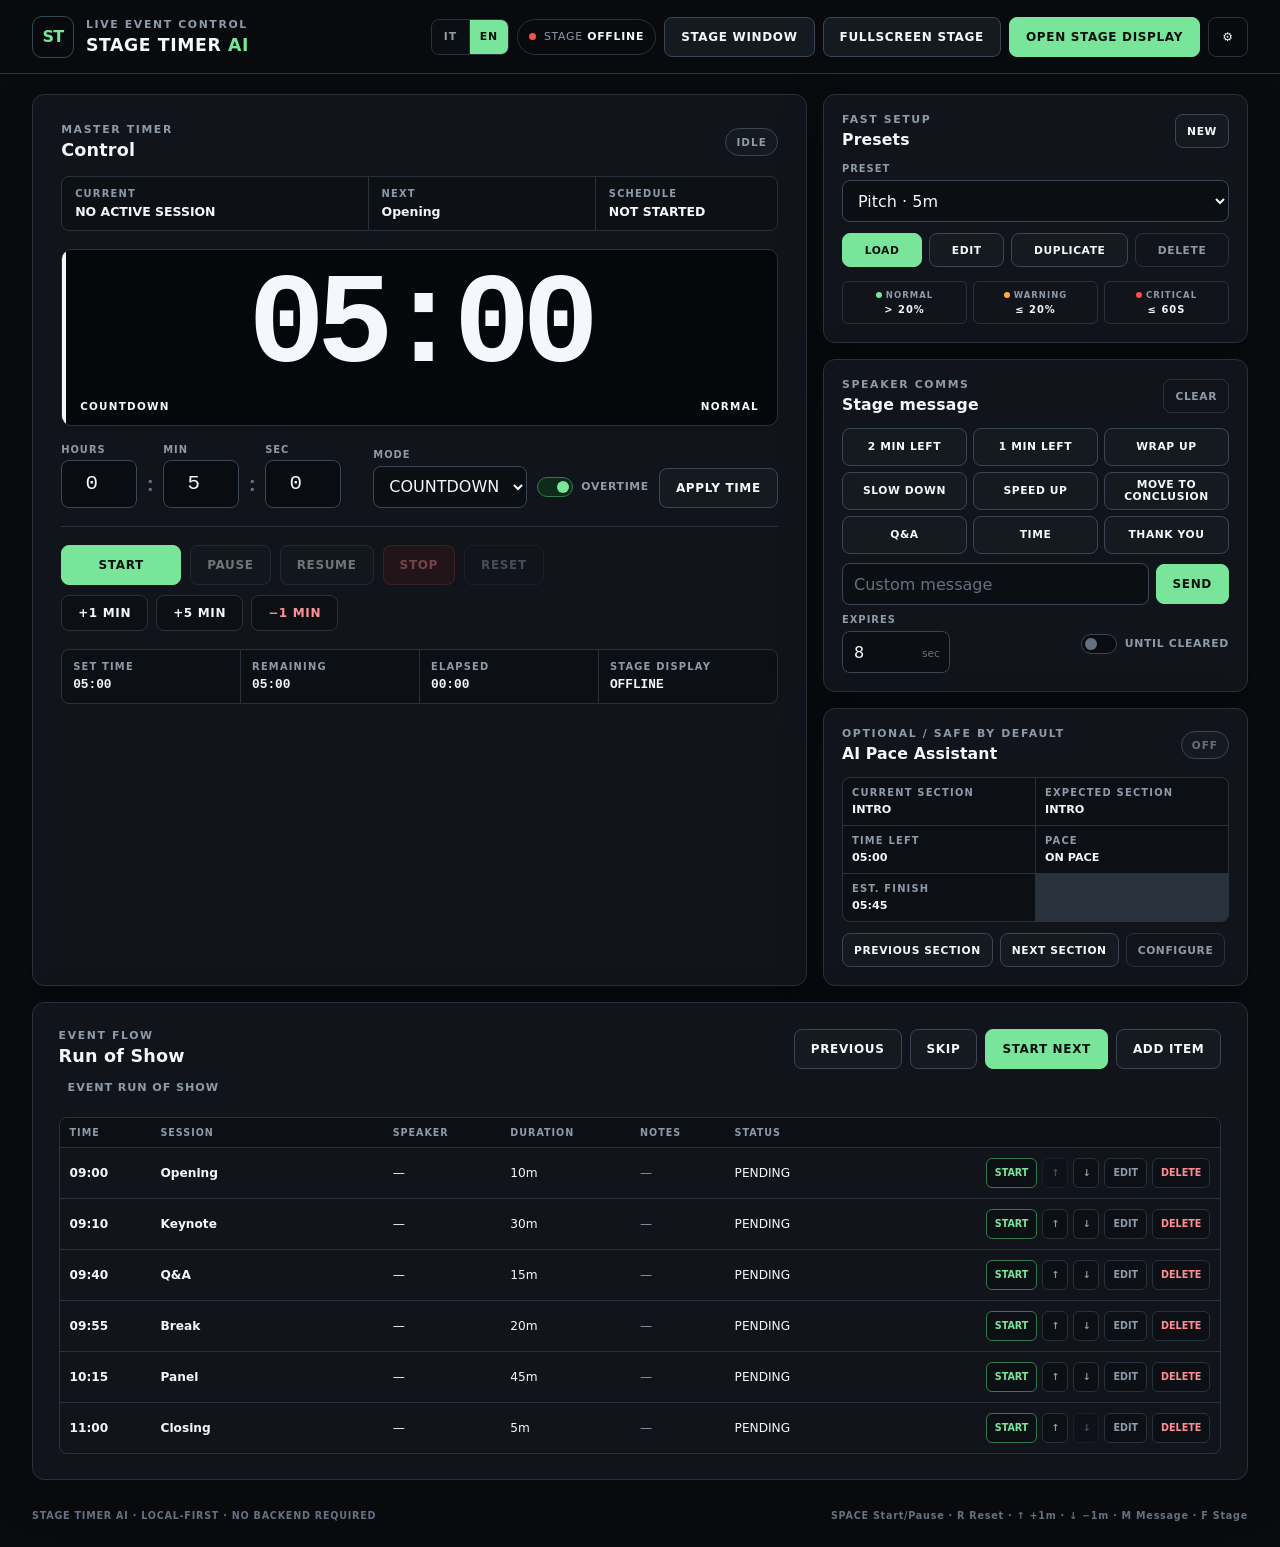
<file: index.html>
<!doctype html>
<html lang="en">
<head>
  <meta charset="utf-8">
  <meta name="viewport" content="width=device-width, initial-scale=1, viewport-fit=cover">
  <meta name="theme-color" content="#090b0f">
  <meta name="description" content="STAGE TIMER AI — professional live event timer control.">
  <title>STAGE TIMER AI — Control</title>
  <link rel="icon" href="assets/favicon.svg" type="image/svg+xml">
  <link rel="stylesheet" href="css/app.css">
  <script defer src="js/core.js"></script>
  <script defer src="js/i18n.js"></script>
  <script defer src="js/store.js"></script>
  <script defer src="js/sync.js"></script>
  <script defer src="js/integrations.js"></script>
  <script defer src="js/control.js"></script>
</head>
<body class="control-page">
  <header class="topbar">
    <div class="brand-block">
      <div class="brand-mark" aria-hidden="true">ST</div>
      <div>
        <p class="eyebrow" data-i18n="top.liveEventControl">LIVE EVENT CONTROL</p>
        <h1>STAGE TIMER <span>AI</span></h1>
      </div>
    </div>
    <div class="topbar-actions">
      <div class="language-switch" role="group" data-i18n-aria="language.label" aria-label="Language">
        <button type="button" data-language="it" aria-pressed="false">IT</button>
        <button type="button" data-language="en" aria-pressed="true">EN</button>
      </div>
      <div class="connection-pill" id="stageConnectionPill" data-status="offline">
        <span class="status-dot"></span>
        <span><em class="connection-label" data-i18n="top.stageLabel">STAGE</em> <strong id="stageConnectionText">OFFLINE</strong></span>
      </div>
      <button class="button button-secondary" id="openStageWindowButton" type="button" data-i18n="top.stageWindow">STAGE WINDOW</button>
      <button class="button button-secondary" id="openFullscreenStageTopButton" type="button" data-i18n="top.fullscreenStage">FULLSCREEN STAGE</button>
      <button class="button button-primary" id="openStageButton" type="button" data-i18n="top.openStage">OPEN STAGE DISPLAY</button>
      <button class="icon-button" id="settingsButton" type="button" data-i18n-aria="top.openSettings" data-i18n-title="settings.title" aria-label="Open settings" title="Settings">⚙</button>
    </div>
  </header>

  <main class="control-layout">
    <section class="panel timer-panel" aria-labelledby="timerPanelTitle">
      <div class="panel-heading">
        <div>
          <p class="eyebrow" data-i18n="timer.master">MASTER TIMER</p>
          <h2 id="timerPanelTitle" data-i18n="timer.control">Control</h2>
        </div>
        <div class="status-badge" id="timerStatusBadge" data-status="idle">IDLE</div>
      </div>

      <div class="session-strip">
        <div><span data-i18n="timer.current">CURRENT</span><strong id="currentSessionLabel">NO ACTIVE SESSION</strong></div>
        <div><span data-i18n="timer.next">NEXT</span><strong id="nextSessionLabel">—</strong></div>
        <div><span data-i18n="timer.schedule">SCHEDULE</span><strong id="scheduleVarianceLabel">NOT STARTED</strong></div>
      </div>

      <div class="timer-readout-wrap" id="timerReadoutWrap" data-band="normal">
        <div class="timer-readout" id="timerReadout" aria-live="off">05:00</div>
        <div class="timer-meta"><span id="timerModeLabel">COUNTDOWN</span><span id="timerBandLabel">NORMAL</span></div>
      </div>

      <div class="time-setup-row">
        <div class="time-input-group" data-i18n-aria="timer.adjustDuration" aria-label="Set timer duration">
          <label><span data-i18n="timer.hours">HOURS</span><input id="hoursInput" type="number" inputmode="numeric" min="0" max="99" value="0"></label>
          <b>:</b>
          <label><span data-i18n="timer.minutesShort">MIN</span><input id="minutesInput" type="number" inputmode="numeric" min="0" max="59" value="5"></label>
          <b>:</b>
          <label><span data-i18n="timer.secondsShort">SEC</span><input id="secondsInput" type="number" inputmode="numeric" min="0" max="59" value="0"></label>
        </div>
        <div class="timer-options">
          <label class="field compact-field"><span data-i18n="timer.mode">MODE</span>
            <select id="modeSelect"><option value="countdown" data-i18n="mode.countdown">COUNTDOWN</option><option value="countup" data-i18n="mode.countup">COUNT-UP</option></select>
          </label>
          <label class="switch-field"><input id="overtimeToggle" type="checkbox" checked><span class="switch-ui"></span><span data-i18n="timer.overtime">OVERTIME</span></label>
          <button class="button button-secondary" id="applyTimeButton" type="button" data-i18n="timer.applyTime">APPLY TIME</button>
        </div>
      </div>

      <div class="transport-controls" role="group" data-i18n-aria="timer.controls" aria-label="Timer controls">
        <button class="button button-start" id="startButton" type="button" data-i18n="timer.start">START</button>
        <button class="button button-secondary" id="pauseButton" type="button" data-i18n="timer.pause">PAUSE</button>
        <button class="button button-secondary" id="resumeButton" type="button" data-i18n="timer.resume">RESUME</button>
        <button class="button button-stop" id="stopButton" type="button" data-i18n="timer.stop">STOP</button>
        <button class="button button-ghost" id="resetButton" type="button" data-i18n="timer.reset">RESET</button>
      </div>

      <div class="adjust-controls" role="group" data-i18n-aria="timer.adjustDuration" aria-label="Adjust timer duration">
        <button class="button button-adjust" data-adjust="60000" type="button" data-i18n="timer.plusOne">+1 MIN</button>
        <button class="button button-adjust" data-adjust="300000" type="button" data-i18n="timer.plusFive">+5 MIN</button>
        <button class="button button-adjust danger" data-adjust="-60000" type="button" data-i18n="timer.minusOne">−1 MIN</button>
      </div>

      <div class="live-stats">
        <div><span data-i18n="timer.setTime">SET TIME</span><strong id="setTimeLabel">05:00</strong></div>
        <div><span data-i18n="timer.remaining">REMAINING</span><strong id="remainingTimeLabel">05:00</strong></div>
        <div><span data-i18n="timer.elapsed">ELAPSED</span><strong id="elapsedTimeLabel">00:00</strong></div>
        <div><span data-i18n="timer.stageDisplay">STAGE DISPLAY</span><strong id="stageStateLabel">OFFLINE</strong></div>
      </div>
    </section>

    <aside class="side-stack">
      <section class="panel preset-panel" aria-labelledby="presetTitle">
        <div class="panel-heading small-heading">
          <div><p class="eyebrow" data-i18n="preset.fastSetup">FAST SETUP</p><h2 id="presetTitle" data-i18n="preset.title">Presets</h2></div>
          <button class="button button-small button-secondary" id="newPresetButton" type="button" data-i18n="preset.new">NEW</button>
        </div>
        <label class="field"><span data-i18n="preset.preset">PRESET</span><select id="presetSelect"></select></label>
        <div class="button-row four-up">
          <button class="button button-small button-primary" id="loadPresetButton" type="button" data-i18n="preset.load">LOAD</button>
          <button class="button button-small button-secondary" id="editPresetButton" type="button" data-i18n="preset.edit">EDIT</button>
          <button class="button button-small button-secondary" id="duplicatePresetButton" type="button" data-i18n="preset.duplicate">DUPLICATE</button>
          <button class="button button-small button-ghost" id="deletePresetButton" type="button" data-i18n="preset.delete">DELETE</button>
        </div>
        <div class="threshold-summary">
          <span><i class="swatch normal"></i><em class="threshold-label" data-i18n="band.normal">NORMAL</em><b id="normalThresholdText">&gt; 20%</b></span>
          <span><i class="swatch warning"></i><em class="threshold-label" data-i18n="band.warning">WARNING</em><b id="warningThresholdText">≤ 20%</b></span>
          <span><i class="swatch critical"></i><em class="threshold-label" data-i18n="band.critical">CRITICAL</em><b id="criticalThresholdText">≤ 60s</b></span>
        </div>
      </section>

      <section class="panel message-panel" aria-labelledby="messageTitle">
        <div class="panel-heading small-heading">
          <div><p class="eyebrow" data-i18n="message.speakerComms">SPEAKER COMMS</p><h2 id="messageTitle" data-i18n="message.stageMessage">Stage message</h2></div>
          <button class="button button-small button-ghost" id="clearMessageButton" type="button" data-i18n="message.clear">CLEAR</button>
        </div>
        <div class="message-grid" id="messageGrid"></div>
        <div class="custom-message-row">
          <input id="customMessageInput" type="text" maxlength="80" data-i18n-placeholder="message.custom" data-i18n-aria="message.customAria" placeholder="Custom message" aria-label="Custom stage message">
          <button class="button button-primary" id="sendCustomMessageButton" type="button" data-i18n="message.send">SEND</button>
        </div>
        <div class="message-options">
          <label class="field compact-field"><span data-i18n="message.expires">EXPIRES</span><input id="messageSecondsInput" type="number" min="1" max="3600" value="8"><em data-i18n="message.seconds">sec</em></label>
          <label class="switch-field"><input id="messageStickyToggle" type="checkbox"><span class="switch-ui"></span><span data-i18n="message.untilCleared">UNTIL CLEARED</span></label>
        </div>
        <div class="active-message" id="activeMessageBox" hidden><span data-i18n="message.onStage">ON STAGE</span><strong id="activeMessageText">—</strong></div>
      </section>

      <section class="panel ai-panel" aria-labelledby="aiTitle">
        <div class="panel-heading small-heading">
          <div><p class="eyebrow" data-i18n="ai.optionalSafe">OPTIONAL / SAFE BY DEFAULT</p><h2 id="aiTitle" data-i18n="ai.title">AI Pace Assistant</h2></div>
          <span class="status-badge muted" id="aiModeBadge">OFF</span>
        </div>
        <div class="ai-metrics">
          <div><span data-i18n="ai.currentSection">CURRENT SECTION</span><strong id="aiCurrentSection">INTRO</strong></div>
          <div><span data-i18n="ai.expectedSection">EXPECTED SECTION</span><strong id="aiExpectedSection">INTRO</strong></div>
          <div><span data-i18n="ai.timeLeft">TIME LEFT</span><strong id="aiTimeLeft">05:00</strong></div>
          <div><span data-i18n="ai.pace">PACE</span><strong id="aiPace">ON PACE</strong></div>
          <div><span data-i18n="ai.estimatedFinish">EST. FINISH</span><strong id="aiEstimatedFinish">—</strong></div>
        </div>
        <div class="ai-suggestion" id="aiSuggestionBox" hidden>
          <span data-i18n="ai.suggestedMessage">SUGGESTED MESSAGE</span><strong id="aiSuggestionText">—</strong>
          <button class="button button-small button-primary" id="sendAiSuggestionButton" type="button" data-i18n="message.send">SEND</button>
        </div>
        <div class="button-row">
          <button class="button button-small button-secondary" id="previousAiSectionButton" type="button" data-i18n="ai.previousSection">PREVIOUS SECTION</button>
          <button class="button button-small button-secondary" id="nextAiSectionButton" type="button" data-i18n="ai.nextSection">NEXT SECTION</button>
          <button class="button button-small button-ghost" id="configureAiButton" type="button" data-i18n="ai.configure">CONFIGURE</button>
        </div>
      </section>
    </aside>

    <section class="panel ros-panel" aria-labelledby="rosTitle">
      <div class="panel-heading ros-heading">
        <div><p class="eyebrow" data-i18n="ros.eventFlow">EVENT FLOW</p><h2 id="rosTitle" data-i18n="ros.title">Run of Show</h2><input id="runOfShowTitleInput" class="inline-title-input" type="text" maxlength="80" value="EVENT RUN OF SHOW" data-i18n-aria="ros.titleAria" aria-label="Run of Show title"></div>
        <div class="ros-actions">
          <button class="button button-secondary" id="previousSessionButton" type="button" data-i18n="ros.previous">PREVIOUS</button>
          <button class="button button-secondary" id="skipSessionButton" type="button" data-i18n="ros.skip">SKIP</button>
          <button class="button button-primary" id="nextSessionButton" type="button" data-i18n="ros.startNext">START NEXT</button>
          <button class="button button-secondary" id="addRunItemButton" type="button" data-i18n="ros.addItem">ADD ITEM</button>
        </div>
      </div>
      <div class="ros-table-wrap">
        <table class="ros-table"><thead><tr><th data-i18n="ros.time">TIME</th><th data-i18n="ros.session">SESSION</th><th data-i18n="ros.speaker">SPEAKER</th><th data-i18n="ros.duration">DURATION</th><th data-i18n="ros.notes">NOTES</th><th data-i18n="ros.status">STATUS</th><th><span class="sr-only" data-i18n="ros.actions">Actions</span></th></tr></thead><tbody id="runOfShowBody"></tbody></table>
      </div>
      <div class="mobile-ros-list" id="mobileRunOfShowList"></div>
    </section>
  </main>

  <footer class="app-footer"><span data-i18n="footer.localFirst">STAGE TIMER AI · LOCAL-FIRST · NO BACKEND REQUIRED</span><span class="shortcut-hint" data-i18n="footer.shortcuts">SPACE Start/Pause · R Reset · ↑ +1m · ↓ −1m · M Message · F Stage</span></footer>

  <dialog id="presetDialog" class="app-dialog">
    <form method="dialog" id="presetForm">
      <div class="dialog-heading"><div><p class="eyebrow" data-i18n="preset.preset">PRESET</p><h2 id="presetDialogTitle">New preset</h2></div><button class="dialog-close" value="cancel" formnovalidate data-i18n-aria="settings.close" aria-label="Close">×</button></div>
      <input id="presetIdInput" type="hidden">
      <label class="field"><span data-i18n="preset.name">NAME</span><input id="presetNameInput" type="text" maxlength="40" required></label>
      <div class="form-grid three">
        <label class="field"><span data-i18n="timer.hours">HOURS</span><input id="presetHoursInput" type="number" min="0" max="99" value="0"></label>
        <label class="field"><span data-i18n="preset.minutes">MINUTES</span><input id="presetMinutesInput" type="number" min="0" max="59" value="5"></label>
        <label class="field"><span data-i18n="preset.seconds">SECONDS</span><input id="presetSecondsInput" type="number" min="0" max="59" value="0"></label>
      </div>
      <div class="form-grid two">
        <label class="field"><span data-i18n="timer.mode">MODE</span><select id="presetModeInput"><option value="countdown" data-i18n="mode.countdown">COUNTDOWN</option><option value="countup" data-i18n="mode.countup">COUNT-UP</option></select></label>
        <label class="switch-field dialog-switch"><input id="presetOvertimeInput" type="checkbox" checked><span class="switch-ui"></span><span data-i18n="preset.overtimeEnabled">OVERTIME ENABLED</span></label>
      </div>
      <div class="form-grid two">
        <label class="field"><span data-i18n="preset.warningBelow">WARNING BELOW (%)</span><input id="presetWarningInput" type="number" min="1" max="99" value="20"></label>
        <label class="field"><span data-i18n="preset.criticalLastSec">CRITICAL LAST (SEC)</span><input id="presetCriticalInput" type="number" min="1" max="86400" value="60"></label>
      </div>
      <div class="dialog-actions"><button class="button button-ghost" value="cancel" formnovalidate data-i18n="settings.cancel">CANCEL</button><button class="button button-primary" id="savePresetButton" value="default" data-i18n="preset.save">SAVE PRESET</button></div>
    </form>
  </dialog>

  <dialog id="runItemDialog" class="app-dialog">
    <form method="dialog" id="runItemForm">
      <div class="dialog-heading"><div><p class="eyebrow" data-i18n="ros.title">RUN OF SHOW</p><h2 id="runItemDialogTitle">Add item</h2></div><button class="dialog-close" value="cancel" formnovalidate data-i18n-aria="settings.close" aria-label="Close">×</button></div>
      <input id="runItemIdInput" type="hidden">
      <div class="form-grid two"><label class="field"><span data-i18n="ros.plannedTime">PLANNED TIME</span><input id="runItemStartInput" type="time" required></label><label class="field"><span data-i18n="ros.itemTitle">TITLE</span><input id="runItemTitleInput" type="text" maxlength="60" required></label></div>
      <div class="form-grid two"><label class="field"><span data-i18n="ros.speakerOptional">SPEAKER (OPTIONAL)</span><input id="runItemSpeakerInput" type="text" maxlength="60"></label><label class="field"><span data-i18n="ros.durationMinutes">DURATION (MINUTES)</span><input id="runItemDurationInput" type="number" min="1" max="1440" required></label></div>
      <label class="field"><span data-i18n="ros.notes">NOTES</span><textarea id="runItemNotesInput" rows="3" maxlength="240"></textarea></label>
      <div class="dialog-actions"><button class="button button-ghost" value="cancel" formnovalidate data-i18n="settings.cancel">CANCEL</button><button class="button button-primary" id="saveRunItemButton" value="default" data-i18n="ros.saveItem">SAVE ITEM</button></div>
    </form>
  </dialog>

  <dialog id="settingsDialog" class="app-dialog app-dialog-wide">
    <form method="dialog" id="settingsForm">
      <div class="dialog-heading"><div><p class="eyebrow" data-i18n="settings.application">APPLICATION</p><h2 data-i18n="settings.title">Settings</h2></div><button class="dialog-close" value="cancel" formnovalidate data-i18n-aria="settings.close" aria-label="Close">×</button></div>
      <div class="settings-grid">
        <section><h3 data-i18n="settings.timerThresholds">Timer thresholds</h3><label class="field"><span data-i18n="preset.warningBelow">WARNING BELOW (%)</span><input id="settingsWarningInput" type="number" min="1" max="99"></label><label class="field"><span data-i18n="settings.criticalLastSeconds">CRITICAL LAST (SECONDS)</span><input id="settingsCriticalInput" type="number" min="1" max="86400"></label><label class="field"><span data-i18n="settings.normalColor">NORMAL COLOR</span><select id="settingsNormalTone"><option value="white" data-i18n="settings.white">WHITE</option><option value="green" data-i18n="settings.green">GREEN</option></select></label></section>
        <section><h3 data-i18n="settings.stageDisplay">Stage display</h3><label class="switch-field dialog-switch"><input id="settingsSessionInfo" type="checkbox"><span class="switch-ui"></span><span data-i18n="settings.showCurrentNext">SHOW CURRENT / NEXT</span></label><label class="switch-field dialog-switch"><input id="settingsStatusLine" type="checkbox"><span class="switch-ui"></span><span data-i18n="settings.showStatusLine">SHOW STATUS LINE</span></label><label class="switch-field dialog-switch"><input id="settingsAlwaysHours" type="checkbox"><span class="switch-ui"></span><span data-i18n="settings.alwaysShowHours">ALWAYS SHOW HOURS</span></label><button class="button button-secondary full-width" id="openFullscreenStageButton" type="button" data-i18n="settings.openFullscreenStage">OPEN FULLSCREEN STAGE</button></section>
        <section><h3 data-i18n="settings.remoteOptional">Remote Stage (optional)</h3><label class="switch-field dialog-switch"><input id="remoteEnabledInput" type="checkbox"><span class="switch-ui"></span><span data-i18n="settings.enableRealtime">ENABLE EXTERNAL REALTIME</span></label><label class="field"><span data-i18n="settings.endpoint">WSS ENDPOINT</span><input id="remoteEndpointInput" type="url" placeholder="wss://your-service.example/ws"></label><label class="field"><span data-i18n="settings.sessionCode">SESSION CODE</span><input id="remoteSessionCodeInput" type="text" maxlength="8"></label><p class="field-note" data-i18n="settings.remoteNote">Optional adapter only. No secret is stored in this app.</p></section>
      </div>
      <div class="dialog-actions split-actions"><button class="button button-stop" id="resetApplicationButton" value="cancel" formnovalidate data-i18n="settings.resetLocalData">RESET LOCAL DATA</button><div><button class="button button-ghost" value="cancel" formnovalidate data-i18n="settings.cancel">CANCEL</button><button class="button button-primary" id="saveSettingsButton" value="default" data-i18n="settings.save">SAVE SETTINGS</button></div></div>
    </form>
  </dialog>

  <dialog id="aiDialog" class="app-dialog app-dialog-wide">
    <form method="dialog" id="aiForm">
      <div class="dialog-heading"><div><p class="eyebrow" data-i18n="ai.optionalIntegration">OPTIONAL INTEGRATION</p><h2 data-i18n="ai.title">AI Pace Assistant</h2></div><button class="dialog-close" value="cancel" formnovalidate data-i18n-aria="settings.close" aria-label="Close">×</button></div>
      <div class="form-grid two"><label class="field"><span data-i18n="ai.mode">MODE</span><select id="aiModeInput"><option value="off" data-i18n="ai.off">OFF</option><option value="suggest" data-i18n="ai.suggest">SUGGEST</option><option value="auto" data-i18n="ai.auto">AUTO MESSAGES</option></select></label><label class="field"><span data-i18n="ai.externalEndpoint">EXTERNAL AI ENDPOINT (OPTIONAL)</span><input id="aiEndpointInput" type="url" placeholder="https://secure-service.example/analyze"></label></div>
      <label class="switch-field dialog-switch warning-switch"><input id="aiAutoConfirmedInput" type="checkbox"><span class="switch-ui"></span><span data-i18n="ai.autoConfirm">I EXPLICITLY ENABLE AUTOMATIC STAGE MESSAGES</span></label>
      <label class="field"><span data-i18n="ai.sectionsHelp">SECTIONS — ONE PER LINE: NAME | MINUTES</span><textarea id="aiSectionsInput" rows="7" spellcheck="false"></textarea></label>
      <label class="field"><span data-i18n="ai.speechHelp">SPEECH / AGENDA / KEY POINTS</span><textarea id="aiSpeechTextInput" rows="6" data-i18n-placeholder="ai.speechPlaceholder" placeholder="Paste the speech outline or agenda. It stays in this browser unless an external service is explicitly configured."></textarea></label>
      <div class="integration-note"><strong data-i18n="ai.security">SECURITY</strong><span data-i18n="ai.securityNote">The timer works without AI. API keys must stay in a separate secure service; never put them in this repository or browser storage.</span></div>
      <div class="dialog-actions"><button class="button button-ghost" value="cancel" formnovalidate data-i18n="settings.cancel">CANCEL</button><button class="button button-primary" id="saveAiButton" value="default" data-i18n="ai.save">SAVE AI SETTINGS</button></div>
    </form>
  </dialog>

  <div class="toast-region" id="toastRegion" aria-live="polite" aria-atomic="true"></div>
</body>
</html>
</file>
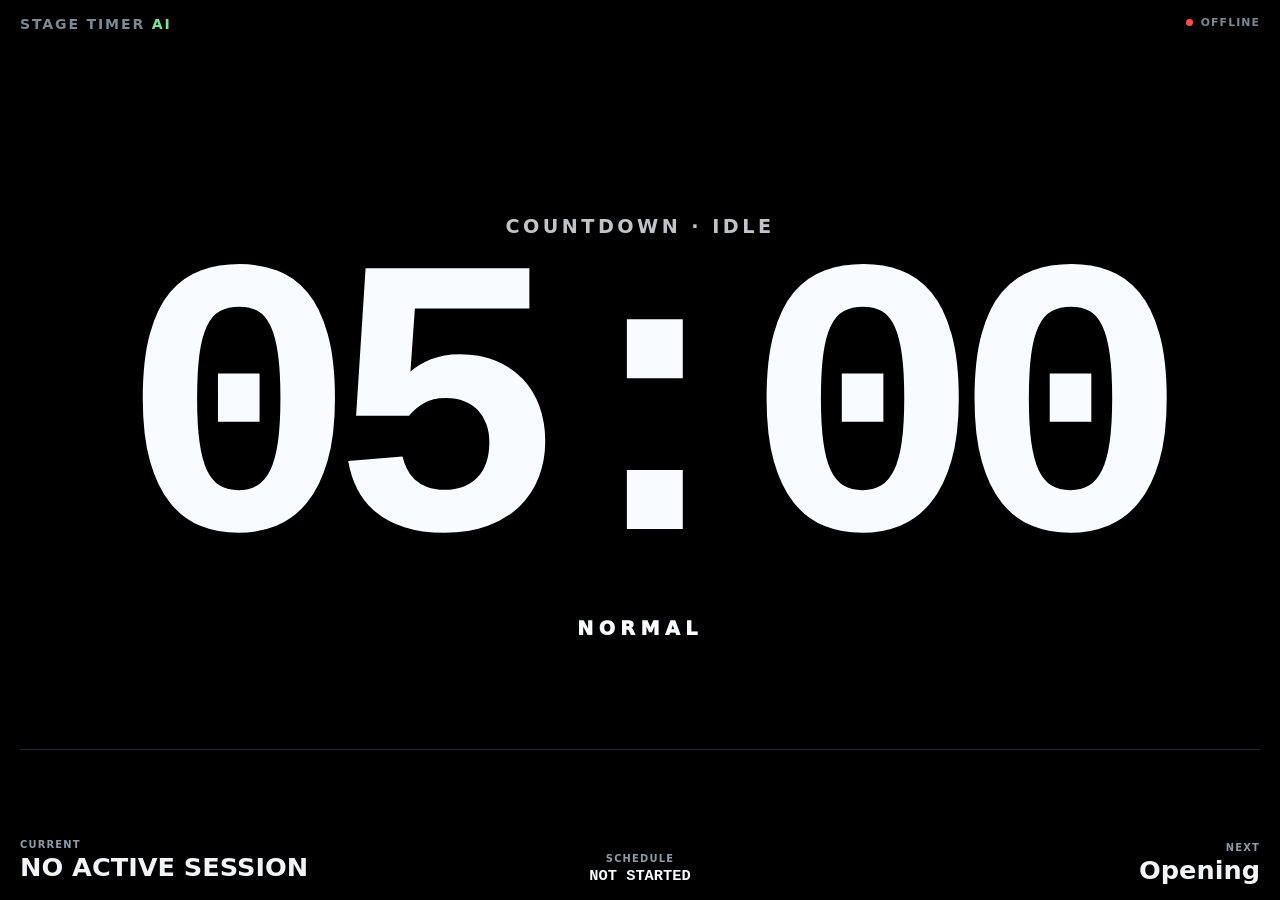
<file: stage.html>
<!doctype html>
<html lang="en">
<head>
  <meta charset="utf-8">
  <meta name="viewport" content="width=device-width, initial-scale=1, viewport-fit=cover">
  <meta name="theme-color" content="#000000">
  <meta name="description" content="STAGE TIMER AI — fullscreen stage display.">
  <title>STAGE TIMER AI — Stage</title>
  <link rel="icon" href="assets/favicon.svg" type="image/svg+xml">
  <link rel="stylesheet" href="css/app.css">
  <script defer src="js/core.js"></script>
  <script defer src="js/i18n.js"></script>
  <script defer src="js/store.js"></script>
  <script defer src="js/sync.js"></script>
  <script defer src="js/integrations.js"></script>
  <script defer src="js/stage.js"></script>
</head>
<body class="stage-page" data-band="normal">
  <main class="stage-shell" id="stageShell">
    <header class="stage-header">
      <div class="stage-brand">STAGE TIMER <b>AI</b></div>
      <div class="stage-connection" id="stageConnection" data-status="reconnecting"><span></span><strong>RECONNECTING</strong></div>
    </header>

    <section class="stage-message" id="stageMessage" hidden aria-live="assertive">
      <span data-i18n="stage.message">MESSAGE</span>
      <strong id="stageMessageText"></strong>
    </section>

    <section class="stage-timer-zone" data-i18n-aria="stage.timerAria" aria-label="Stage timer">
      <div class="stage-mode" id="stageMode">COUNTDOWN · RUNNING</div>
      <div class="stage-timer" id="stageTimer">05:00</div>
      <div class="stage-band-label" id="stageBandLabel">NORMAL</div>
    </section>

    <footer class="stage-footer" id="stageFooter">
      <div class="stage-session current"><span data-i18n="timer.current">CURRENT</span><strong id="stageCurrent">NO ACTIVE SESSION</strong><em id="stageSpeaker"></em></div>
      <div class="stage-schedule"><span data-i18n="timer.schedule">SCHEDULE</span><strong id="stageVariance">NOT STARTED</strong></div>
      <div class="stage-session next"><span data-i18n="timer.next">NEXT</span><strong id="stageNext">—</strong></div>
    </footer>

    <div class="fullscreen-hint" id="fullscreenHint" hidden data-i18n="stage.pressFullscreen">PRESS F FOR FULLSCREEN</div>
  </main>
</body>
</html>
</file>
<file: css/app.css>
@charset "UTF-8";

:root {
  color-scheme: dark;
  --bg: #090b0f;
  --panel: #11151b;
  --panel-2: #151a21;
  --panel-3: #1a2028;
  --line: #29313c;
  --line-strong: #3a4654;
  --text: #f4f7fb;
  --muted: #8e9aa8;
  --dim: #657180;
  --accent: #78e59b;
  --accent-strong: #4bd479;
  --warning: #ffad33;
  --critical: #ff4c4c;
  --overtime: #ff202b;
  --danger-bg: #39161a;
  --radius: 12px;
  --radius-small: 8px;
  --shadow: 0 14px 50px rgba(0, 0, 0, 0.24);
  --font-sans: Inter, ui-sans-serif, system-ui, -apple-system, BlinkMacSystemFont, "Segoe UI", sans-serif;
  --font-mono: "SFMono-Regular", "Roboto Mono", "Cascadia Mono", "Liberation Mono", Menlo, Consolas, monospace;
}

* { box-sizing: border-box; }
[hidden] { display: none !important; }

html { min-height: 100%; background: var(--bg); }

body {
  min-height: 100%;
  margin: 0;
  font-family: var(--font-sans);
  background: var(--bg);
  color: var(--text);
  -webkit-font-smoothing: antialiased;
  text-rendering: optimizeLegibility;
}

button, input, select, textarea { font: inherit; }
button, select, input[type="checkbox"] { cursor: pointer; }
button:focus-visible, input:focus-visible, select:focus-visible, textarea:focus-visible {
  outline: 2px solid var(--accent);
  outline-offset: 2px;
}
button:disabled { cursor: not-allowed; opacity: 0.42; }

.sr-only {
  position: absolute;
  width: 1px;
  height: 1px;
  padding: 0;
  margin: -1px;
  overflow: hidden;
  clip: rect(0, 0, 0, 0);
  white-space: nowrap;
  border: 0;
}

.eyebrow {
  margin: 0 0 4px;
  color: var(--muted);
  font-size: 0.68rem;
  font-weight: 800;
  letter-spacing: 0.15em;
  text-transform: uppercase;
}

.topbar {
  position: sticky;
  z-index: 20;
  top: 0;
  display: flex;
  min-height: 74px;
  align-items: center;
  justify-content: space-between;
  gap: 24px;
  padding: 12px clamp(16px, 2.5vw, 38px);
  border-bottom: 1px solid var(--line);
  background: rgba(9, 11, 15, 0.96);
  backdrop-filter: blur(10px);
}

.brand-block, .topbar-actions, .panel-heading, .button-row, .custom-message-row,
.message-options, .transport-controls, .adjust-controls, .ros-actions, .dialog-heading,
.dialog-actions, .switch-field, .connection-pill, .stage-connection, .timer-meta {
  display: flex;
  align-items: center;
}

.brand-block { gap: 12px; min-width: 220px; }
.brand-mark {
  display: grid;
  width: 42px;
  height: 42px;
  flex: 0 0 auto;
  place-items: center;
  border: 1px solid var(--line-strong);
  border-radius: 10px;
  color: var(--accent);
  font-weight: 900;
  letter-spacing: -0.04em;
}
.brand-block h1 { margin: 0; font-size: 1.08rem; letter-spacing: 0.035em; }
.brand-block h1 span { color: var(--accent); }
.topbar-actions { justify-content: flex-end; gap: 8px; }
.language-switch {
  display: inline-flex;
  overflow: hidden;
  min-height: 36px;
  border: 1px solid var(--line);
  border-radius: 8px;
  background: #0b0e13;
}
.language-switch button {
  min-width: 38px;
  padding: 0 9px;
  border: 0;
  border-right: 1px solid var(--line);
  background: transparent;
  color: var(--muted);
  font-size: 0.68rem;
  font-weight: 900;
  letter-spacing: 0.08em;
}
.language-switch button:last-child { border-right: 0; }
.language-switch button:hover { background: var(--panel-3); color: var(--text); }
.language-switch button.active { background: var(--accent); color: #07110b; }

.connection-pill {
  gap: 8px;
  min-height: 36px;
  padding: 0 11px;
  border: 1px solid var(--line);
  border-radius: 999px;
  color: var(--muted);
  font-size: 0.68rem;
  letter-spacing: 0.07em;
}
.connection-pill strong { color: var(--text); }
.connection-label { font-style: normal; }
.status-dot, .stage-connection span {
  width: 7px;
  height: 7px;
  border-radius: 50%;
  background: var(--dim);
}
.connection-pill[data-status="connected"] .status-dot,
.stage-connection[data-status="connected"] span { background: var(--accent); }
.connection-pill[data-status="reconnecting"] .status-dot,
.stage-connection[data-status="reconnecting"] span { background: var(--warning); }
.connection-pill[data-status="offline"] .status-dot,
.stage-connection[data-status="offline"] span { background: var(--critical); }

.button, .icon-button {
  min-height: 40px;
  border: 1px solid transparent;
  border-radius: var(--radius-small);
  background: transparent;
  color: var(--text);
  font-size: 0.75rem;
  font-weight: 850;
  letter-spacing: 0.055em;
  text-transform: uppercase;
}
.button { padding: 0 16px; }
.icon-button { display: grid; width: 40px; padding: 0; place-items: center; border-color: var(--line); }
.button:hover, .icon-button:hover { border-color: var(--line-strong); background: var(--panel-3); }
.button-primary { border-color: var(--accent); background: var(--accent); color: #07110b; }
.button-primary:hover { border-color: var(--accent-strong); background: var(--accent-strong); }
.button-secondary { border-color: var(--line-strong); background: var(--panel-2); }
.button-secondary:hover { background: var(--panel-3); }
.button-ghost { border-color: var(--line); color: var(--muted); }
.button-start { min-width: 120px; border-color: var(--accent); background: var(--accent); color: #07110b; }
.button-start:hover { background: var(--accent-strong); }
.button-stop { border-color: #773039; background: var(--danger-bg); color: #ff838b; }
.button-adjust { min-height: 36px; border-color: var(--line); background: #0c1015; color: var(--text); }
.button-adjust.danger { color: #ff9298; }
.button-small { min-height: 34px; padding: 0 11px; font-size: 0.67rem; }
.full-width { width: 100%; }

.control-layout {
  display: grid;
  grid-template-columns: minmax(0, 1.55fr) minmax(330px, 0.85fr);
  gap: 16px;
  width: min(1640px, 100%);
  margin: 0 auto;
  padding: 20px clamp(14px, 2.5vw, 38px) 28px;
}

.panel {
  min-width: 0;
  border: 1px solid var(--line);
  border-radius: var(--radius);
  background: var(--panel);
  box-shadow: var(--shadow);
}
.timer-panel { padding: clamp(18px, 2.2vw, 30px); }
.side-stack { display: grid; min-width: 0; gap: 16px; align-content: start; }
.side-stack .panel { padding: 18px; }
.ros-panel { grid-column: 1 / -1; padding: clamp(18px, 2vw, 26px); }

.panel-heading { justify-content: space-between; gap: 16px; margin-bottom: 16px; }
.panel-heading h2 { margin: 0; font-size: 1.1rem; letter-spacing: 0.01em; }
.small-heading { margin-bottom: 14px; }
.small-heading h2 { font-size: 0.98rem; }
.status-badge {
  display: inline-flex;
  min-height: 28px;
  align-items: center;
  padding: 0 10px;
  border: 1px solid var(--line-strong);
  border-radius: 999px;
  background: var(--panel-2);
  color: var(--muted);
  font-size: 0.65rem;
  font-weight: 900;
  letter-spacing: 0.1em;
}
.status-badge[data-status="running"] { border-color: #2a7c47; color: var(--accent); }
.status-badge[data-status="paused"] { border-color: #8b6428; color: var(--warning); }
.status-badge[data-status="completed"] { border-color: #8b2830; color: #ff7a82; }
.status-badge.muted { color: var(--dim); }

.session-strip {
  display: grid;
  grid-template-columns: 1.35fr 1fr 0.8fr;
  gap: 1px;
  overflow: hidden;
  margin-bottom: 18px;
  border: 1px solid var(--line);
  border-radius: var(--radius-small);
  background: var(--line);
}
.session-strip > div { min-width: 0; padding: 11px 13px; background: #0d1116; }
.session-strip span, .live-stats span, .ai-metrics span, .active-message span,
.ai-suggestion span, .threshold-summary span, .stage-session span, .stage-schedule span {
  display: block;
  color: var(--muted);
  font-size: 0.62rem;
  font-weight: 800;
  letter-spacing: 0.12em;
  text-transform: uppercase;
}
.session-strip strong { display: block; overflow: hidden; margin-top: 5px; font-size: 0.78rem; text-overflow: ellipsis; white-space: nowrap; }

.timer-readout-wrap {
  position: relative;
  overflow: hidden;
  padding: clamp(12px, 2vh, 24px) 18px 13px;
  border: 1px solid var(--line);
  border-radius: 10px;
  background: #05070a;
}
.timer-readout-wrap::before {
  position: absolute;
  inset: 0 auto 0 0;
  width: 4px;
  background: var(--text);
  content: "";
}
.timer-readout-wrap[data-band="normal"] { color: var(--text); }
.timer-readout-wrap[data-band="normal"][data-normal-tone="green"] { color: var(--accent); }
.timer-readout-wrap[data-band="normal"]::before { background: currentColor; }
.timer-readout-wrap[data-band="warning"] { color: var(--warning); }
.timer-readout-wrap[data-band="warning"]::before { background: var(--warning); }
.timer-readout-wrap[data-band="critical"] { color: var(--critical); }
.timer-readout-wrap[data-band="critical"]::before { background: var(--critical); }
.timer-readout-wrap[data-band="overtime"] { color: #fff; background: #39080c; border-color: #8c1a23; }
.timer-readout-wrap[data-band="overtime"]::before { background: var(--overtime); }
.timer-readout {
  font-family: var(--font-mono);
  font-size: clamp(4rem, 10vw, 9.2rem);
  font-variant-numeric: tabular-nums lining-nums;
  font-weight: 750;
  letter-spacing: -0.065em;
  line-height: 0.92;
  text-align: center;
  white-space: nowrap;
}
.timer-meta { justify-content: space-between; margin-top: 14px; color: currentColor; font-size: 0.65rem; font-weight: 900; letter-spacing: 0.12em; }

.time-setup-row {
  display: grid;
  grid-template-columns: auto 1fr;
  gap: 18px;
  align-items: end;
  margin-top: 18px;
}
.time-input-group { display: flex; align-items: flex-end; gap: 7px; }
.time-input-group label { display: grid; gap: 5px; }
.time-input-group label span, .field > span {
  color: var(--muted);
  font-size: 0.62rem;
  font-weight: 800;
  letter-spacing: 0.1em;
  text-transform: uppercase;
}
.time-input-group input {
  width: 76px;
  height: 48px;
  padding: 0 8px;
  border: 1px solid var(--line-strong);
  border-radius: var(--radius-small);
  background: #090c10;
  color: var(--text);
  font-family: var(--font-mono);
  font-size: 1.3rem;
  font-variant-numeric: tabular-nums;
  text-align: center;
}
.time-input-group b { padding-bottom: 11px; color: var(--dim); font-family: var(--font-mono); font-size: 1.25rem; }
.timer-options { display: flex; min-width: 0; align-items: end; justify-content: flex-end; gap: 10px; }

.field { position: relative; display: grid; gap: 6px; min-width: 0; }
.field input, .field select, .field textarea, .custom-message-row input, .inline-title-input {
  width: 100%;
  border: 1px solid var(--line-strong);
  border-radius: var(--radius-small);
  background: #0b0e13;
  color: var(--text);
}
.field input, .field select, .custom-message-row input { min-height: 42px; padding: 0 11px; }
.field textarea { min-height: 84px; padding: 10px 11px; line-height: 1.4; resize: vertical; }
.field input::placeholder, .field textarea::placeholder, .custom-message-row input::placeholder { color: var(--dim); }
.field em { position: absolute; right: 10px; bottom: 13px; color: var(--dim); font-size: 0.67rem; font-style: normal; }
.compact-field { min-width: 124px; }
.field-note { margin: 5px 0 0; color: var(--muted); font-size: 0.72rem; line-height: 1.45; }

.switch-field { gap: 8px; min-height: 42px; color: var(--muted); font-size: 0.68rem; font-weight: 800; letter-spacing: 0.06em; }
.switch-field input { position: absolute; width: 1px; height: 1px; opacity: 0; }
.switch-ui {
  position: relative;
  width: 36px;
  height: 20px;
  flex: 0 0 auto;
  border: 1px solid var(--line-strong);
  border-radius: 999px;
  background: #090c10;
}
.switch-ui::after {
  position: absolute;
  top: 3px;
  left: 3px;
  width: 12px;
  height: 12px;
  border-radius: 50%;
  background: var(--dim);
  content: "";
  transition: transform 120ms ease, background 120ms ease;
}
.switch-field input:checked + .switch-ui { border-color: #34794c; background: #102a19; }
.switch-field input:checked + .switch-ui::after { transform: translateX(16px); background: var(--accent); }
.switch-field input:focus-visible + .switch-ui { outline: 2px solid var(--accent); outline-offset: 2px; }

.transport-controls { flex-wrap: wrap; gap: 9px; margin-top: 18px; padding-top: 18px; border-top: 1px solid var(--line); }
.adjust-controls { gap: 8px; margin-top: 10px; }
.live-stats { display: grid; grid-template-columns: repeat(4, 1fr); gap: 1px; margin-top: 18px; border: 1px solid var(--line); border-radius: var(--radius-small); background: var(--line); overflow: hidden; }
.live-stats > div { padding: 11px; background: #0c1015; }
.live-stats strong { display: block; margin-top: 5px; font-family: var(--font-mono); font-size: 0.8rem; font-variant-numeric: tabular-nums; }

.button-row { flex-wrap: wrap; gap: 7px; margin-top: 11px; }
.four-up .button { flex: 1 1 auto; padding-inline: 9px; }
.threshold-summary { display: grid; grid-template-columns: repeat(3, 1fr); gap: 6px; margin-top: 14px; }
.threshold-summary span { min-width: 0; padding: 8px 6px; border: 1px solid var(--line); border-radius: 6px; font-size: 0.53rem; text-align: center; }
.threshold-summary b { display: block; margin-top: 4px; color: var(--text); font-size: 0.62rem; }
.threshold-label { font-style: normal; }
.swatch { display: inline-block; width: 6px; height: 6px; margin-right: 4px; border-radius: 50%; background: var(--text); }
.swatch.normal { background: var(--accent); }
.swatch.warning { background: var(--warning); }
.swatch.critical { background: var(--critical); }

.message-grid { display: grid; grid-template-columns: repeat(3, 1fr); gap: 6px; }
.message-grid .button { min-width: 0; min-height: 38px; padding: 4px 7px; white-space: normal; line-height: 1.1; }
.custom-message-row { gap: 7px; margin-top: 9px; }
.custom-message-row input { min-width: 0; }
.message-options { justify-content: space-between; gap: 12px; margin-top: 9px; }
.message-options .compact-field { width: 108px; min-width: 108px; }
.active-message { margin-top: 10px; padding: 9px 10px; border: 1px solid #765820; border-radius: var(--radius-small); background: #261d0d; }
.active-message strong { display: block; margin-top: 4px; color: var(--warning); font-size: 0.76rem; }

.ai-metrics { display: grid; grid-template-columns: repeat(2, 1fr); gap: 1px; overflow: hidden; border: 1px solid var(--line); border-radius: var(--radius-small); background: var(--line); }
.ai-metrics > div { min-width: 0; padding: 9px; background: #0c1015; }
.ai-metrics strong { display: block; overflow: hidden; margin-top: 5px; font-size: 0.7rem; text-overflow: ellipsis; white-space: nowrap; }
.ai-suggestion { display: grid; grid-template-columns: 1fr auto; gap: 4px 10px; align-items: center; margin-top: 9px; padding: 9px; border: 1px solid #765820; border-radius: var(--radius-small); background: #261d0d; }
.ai-suggestion span { grid-column: 1 / -1; }
.ai-suggestion strong { color: var(--warning); font-size: 0.76rem; }

.ros-heading { align-items: flex-start; }
.ros-heading > div:first-child { min-width: 250px; }
.inline-title-input { max-width: 380px; margin-top: 8px; padding: 6px 8px; border-color: transparent; background: transparent; color: var(--muted); font-size: 0.7rem; font-weight: 800; letter-spacing: 0.08em; }
.inline-title-input:hover, .inline-title-input:focus { border-color: var(--line-strong); background: #0b0e13; }
.ros-actions { flex-wrap: wrap; justify-content: flex-end; gap: 8px; }
.ros-table-wrap { overflow-x: auto; border: 1px solid var(--line); border-radius: var(--radius-small); }
.ros-table { width: 100%; border-collapse: collapse; font-size: 0.76rem; }
.ros-table th { padding: 9px 10px; border-bottom: 1px solid var(--line); background: #0c1015; color: var(--muted); font-size: 0.6rem; letter-spacing: 0.1em; text-align: left; }
.ros-table td { padding: 10px; border-bottom: 1px solid var(--line); vertical-align: middle; }
.ros-table tr:last-child td { border-bottom: 0; }
.ros-table tr[data-status="current"] { background: #122119; }
.ros-table tr[data-status="completed"] { color: var(--dim); }
.ros-table tr[data-status="skipped"] { color: var(--dim); text-decoration: line-through; }
.ros-table .session-title { min-width: 150px; font-weight: 800; }
.ros-table .notes-cell { max-width: 320px; color: var(--muted); }
.ros-table .row-actions { display: flex; min-width: 190px; justify-content: flex-end; gap: 5px; }
.row-action {
  min-height: 30px;
  padding: 0 8px;
  border: 1px solid var(--line);
  border-radius: 6px;
  background: #0c1015;
  color: var(--muted);
  font-size: 0.6rem;
  font-weight: 850;
}
.row-action.start { border-color: #34794c; color: var(--accent); }
.row-action.delete { color: #ff8c93; }
.mobile-ros-list { display: none; }

.app-footer {
  display: flex;
  justify-content: space-between;
  gap: 20px;
  padding: 2px clamp(16px, 2.5vw, 38px) 26px;
  color: var(--dim);
  font-size: 0.6rem;
  font-weight: 800;
  letter-spacing: 0.08em;
}

.app-dialog {
  width: min(560px, calc(100vw - 28px));
  max-height: calc(100dvh - 28px);
  padding: 0;
  overflow: auto;
  border: 1px solid var(--line-strong);
  border-radius: var(--radius);
  background: var(--panel);
  color: var(--text);
  box-shadow: 0 24px 90px rgba(0, 0, 0, 0.7);
}
.app-dialog-wide { width: min(940px, calc(100vw - 28px)); }
.app-dialog::backdrop { background: rgba(0, 0, 0, 0.75); backdrop-filter: blur(3px); }
.app-dialog form { display: grid; gap: 16px; padding: 22px; }
.dialog-heading { justify-content: space-between; gap: 14px; padding-bottom: 13px; border-bottom: 1px solid var(--line); }
.dialog-heading h2 { margin: 0; font-size: 1.15rem; }
.dialog-close { width: 36px; height: 36px; border: 1px solid var(--line); border-radius: 50%; background: transparent; color: var(--muted); font-size: 1.4rem; line-height: 1; }
.form-grid { display: grid; gap: 12px; }
.form-grid.two { grid-template-columns: repeat(2, 1fr); }
.form-grid.three { grid-template-columns: repeat(3, 1fr); }
.dialog-switch { align-self: end; }
.warning-switch { padding: 11px; border: 1px solid #765820; border-radius: var(--radius-small); background: #261d0d; color: var(--warning); }
.dialog-actions { justify-content: flex-end; gap: 8px; padding-top: 14px; border-top: 1px solid var(--line); }
.split-actions { justify-content: space-between; }
.split-actions > div { display: flex; gap: 8px; }
.settings-grid { display: grid; grid-template-columns: repeat(3, 1fr); gap: 18px; }
.settings-grid section { display: grid; gap: 12px; align-content: start; padding: 14px; border: 1px solid var(--line); border-radius: var(--radius-small); background: #0d1116; }
.settings-grid h3 { margin: 0 0 4px; font-size: 0.8rem; letter-spacing: 0.05em; text-transform: uppercase; }
.integration-note { display: grid; grid-template-columns: auto 1fr; gap: 12px; padding: 12px; border: 1px solid var(--line); border-radius: var(--radius-small); color: var(--muted); font-size: 0.74rem; line-height: 1.45; }
.integration-note strong { color: var(--warning); }

.toast-region { position: fixed; z-index: 100; right: 18px; bottom: 18px; display: grid; gap: 8px; width: min(360px, calc(100vw - 36px)); }
.toast { padding: 12px 14px; border: 1px solid var(--line-strong); border-radius: var(--radius-small); background: #171d24; color: var(--text); box-shadow: var(--shadow); font-size: 0.78rem; }
.toast.error { border-color: #80313a; background: #2f1418; }

/* Stage display */
.stage-page {
  --stage-color: #f8fbff;
  width: 100vw;
  height: 100dvh;
  overflow: hidden;
  background: #000;
  color: var(--stage-color);
  cursor: default;
  user-select: none;
}
.stage-page.cursor-hidden { cursor: none; }
.stage-page[data-band="normal"][data-normal-tone="green"] { --stage-color: #72f09a; }
.stage-page[data-band="warning"] { --stage-color: #ffad33; }
.stage-page[data-band="critical"] { --stage-color: #ff444f; }
.stage-page[data-band="overtime"] { --stage-color: #fff; background: #410006; }
.stage-shell {
  position: relative;
  display: grid;
  grid-template-rows: minmax(52px, 10vh) minmax(0, 1fr) minmax(72px, 15vh);
  width: 100%;
  height: 100%;
  padding: max(16px, env(safe-area-inset-top)) max(20px, env(safe-area-inset-right)) max(16px, env(safe-area-inset-bottom)) max(20px, env(safe-area-inset-left));
}
.stage-header { display: flex; align-items: flex-start; justify-content: space-between; color: #7c8794; }
.stage-brand { font-size: clamp(0.65rem, 1.1vw, 0.9rem); font-weight: 900; letter-spacing: 0.13em; }
.stage-brand b { color: var(--accent); }
.stage-connection { gap: 8px; font-size: clamp(0.55rem, 0.85vw, 0.7rem); letter-spacing: 0.1em; }
.stage-message {
  position: absolute;
  z-index: 5;
  top: clamp(48px, 8vh, 90px);
  left: 50%;
  width: min(86vw, 1100px);
  padding: clamp(10px, 1.5vh, 18px) clamp(16px, 2vw, 28px);
  transform: translateX(-50%);
  border: 2px solid var(--warning);
  border-radius: 10px;
  background: #120e05;
  color: var(--warning);
  text-align: center;
}
.stage-message span { display: block; margin-bottom: 3px; color: #c89443; font-size: clamp(0.5rem, 0.8vw, 0.72rem); font-weight: 900; letter-spacing: 0.18em; }
.stage-message strong { display: block; overflow: hidden; font-size: clamp(1.4rem, 4vw, 4.5rem); font-weight: 900; letter-spacing: 0.015em; line-height: 1.05; text-overflow: ellipsis; white-space: nowrap; }
.stage-timer-zone { display: grid; min-width: 0; min-height: 0; place-content: center; align-items: center; text-align: center; }
.stage-mode { align-self: end; margin-bottom: clamp(8px, 1.3vh, 18px); color: var(--stage-color); font-size: clamp(0.65rem, 1.5vw, 1.25rem); font-weight: 900; letter-spacing: 0.18em; opacity: 0.78; }
.stage-timer {
  max-width: 96vw;
  color: var(--stage-color);
  font-family: var(--font-mono);
  font-size: 20vh;
  font-variant-numeric: tabular-nums lining-nums;
  font-weight: 800;
  letter-spacing: -0.075em;
  line-height: 0.88;
  white-space: nowrap;
}
.stage-band-label { align-self: start; margin-top: clamp(10px, 2vh, 22px); color: var(--stage-color); font-size: clamp(0.64rem, 1.5vw, 1.25rem); font-weight: 950; letter-spacing: 0.28em; }
.stage-page[data-band="overtime"] .stage-band-label { display: inline-block; padding: 6px 12px; border: 1px solid #ff5c65; background: #8b0710; }
.stage-footer { display: grid; grid-template-columns: 1fr auto 1fr; gap: 28px; align-items: end; border-top: 1px solid #222831; padding-top: clamp(12px, 2vh, 20px); }
.stage-session { min-width: 0; }
.stage-session.next { text-align: right; }
.stage-session strong, .stage-schedule strong { display: block; overflow: hidden; margin-top: 4px; color: #f2f5f8; font-size: clamp(0.9rem, 2vw, 2.2rem); line-height: 1.05; text-overflow: ellipsis; white-space: nowrap; }
.stage-session em { display: block; overflow: hidden; margin-top: 3px; color: #8f9aa7; font-size: clamp(0.65rem, 1vw, 1rem); font-style: normal; text-overflow: ellipsis; white-space: nowrap; }
.stage-schedule { min-width: 140px; text-align: center; }
.stage-schedule strong { color: var(--stage-color); font-family: var(--font-mono); font-size: clamp(0.78rem, 1.2vw, 1.1rem); font-variant-numeric: tabular-nums; }
.fullscreen-hint { position: absolute; right: 24px; bottom: 24px; padding: 10px 13px; border: 1px solid #3a414b; border-radius: 7px; background: #11151b; color: #c7ced6; font-size: 0.72rem; font-weight: 900; letter-spacing: 0.12em; }
.stage-page.hide-session .stage-footer { visibility: hidden; }
.stage-page.hide-status .stage-mode, .stage-page.hide-status .stage-band-label { visibility: hidden; }

@media (max-width: 1180px) {
  .control-layout { grid-template-columns: 1fr; }
  .side-stack { grid-template-columns: repeat(2, minmax(0, 1fr)); }
  .ai-panel { grid-column: 1 / -1; }
  .ai-metrics { grid-template-columns: repeat(5, 1fr); }
  .topbar-actions .connection-pill { display: none; }
}

@media (max-width: 900px) {
  .topbar { position: static; align-items: flex-start; }
  .topbar-actions { flex-wrap: wrap; }
  .topbar-actions .button-secondary { display: none; }
  .time-setup-row { grid-template-columns: 1fr; }
  .timer-options { justify-content: flex-start; flex-wrap: wrap; }
  .live-stats { grid-template-columns: repeat(2, 1fr); }
  .settings-grid { grid-template-columns: 1fr; }
  .app-footer { display: none; }
  .stage-footer { grid-template-columns: 1fr 1fr; }
  .stage-schedule { display: none; }
}

@media (max-width: 720px) {
  .topbar { display: grid; grid-template-columns: 1fr; gap: 12px; padding: 12px 14px; }
  .brand-block { min-width: 0; }
  .topbar-actions { width: 100%; justify-content: stretch; }
  .topbar-actions .button-primary { flex: 1; }
  .language-switch { margin-right: auto; }
  .control-layout { padding: 12px 10px 20px; }
  .timer-panel, .side-stack .panel, .ros-panel { padding: 14px; }
  .side-stack { grid-template-columns: 1fr; }
  .ai-panel { grid-column: auto; }
  .ai-metrics { grid-template-columns: repeat(2, 1fr); }
  .session-strip { grid-template-columns: 1fr 1fr; }
  .session-strip > div:last-child { grid-column: 1 / -1; }
  .timer-readout { font-size: clamp(3.4rem, 20vw, 6rem); }
  .time-input-group { width: 100%; }
  .time-input-group label { flex: 1; }
  .time-input-group input { width: 100%; }
  .timer-options .compact-field { flex: 1; }
  .transport-controls { display: grid; grid-template-columns: repeat(2, 1fr); }
  .transport-controls .button { min-width: 0; }
  .transport-controls .button-start { grid-column: 1 / -1; }
  .adjust-controls { display: grid; grid-template-columns: repeat(3, 1fr); }
  .adjust-controls .button { min-width: 0; padding: 0 5px; }
  .message-grid { grid-template-columns: repeat(2, 1fr); }
  .ros-heading { display: grid; }
  .ros-actions { justify-content: stretch; }
  .ros-actions .button { flex: 1 1 calc(50% - 8px); }
  .ros-table-wrap { display: none; }
  .mobile-ros-list { display: grid; gap: 8px; }
  .ros-card { padding: 12px; border: 1px solid var(--line); border-radius: var(--radius-small); background: #0d1116; }
  .ros-card[data-status="current"] { border-color: #34794c; background: #122119; }
  .ros-card[data-status="completed"], .ros-card[data-status="skipped"] { opacity: 0.55; }
  .ros-card-top { display: flex; justify-content: space-between; gap: 10px; }
  .ros-card-time { color: var(--accent); font-family: var(--font-mono); font-weight: 800; }
  .ros-card h3 { margin: 5px 0 2px; font-size: 0.9rem; }
  .ros-card p { margin: 0; color: var(--muted); font-size: 0.72rem; }
  .ros-card-actions { display: flex; flex-wrap: wrap; gap: 5px; margin-top: 10px; }
  .form-grid.two, .form-grid.three { grid-template-columns: 1fr; }
  .split-actions { align-items: stretch; flex-direction: column-reverse; }
  .split-actions > div { display: grid; grid-template-columns: 1fr 1fr; }
  .dialog-actions .button { flex: 1; }
  .stage-message { top: 11vh; width: 92vw; }
  .stage-message strong { font-size: clamp(1.2rem, 7vw, 2.8rem); }
}

@media (max-height: 540px) and (orientation: landscape) {
  .stage-shell { grid-template-rows: 44px minmax(0, 1fr) 58px; padding-block: 10px; }
  .stage-message { top: 45px; padding-block: 7px; }
  .stage-message strong { font-size: clamp(1rem, 5vh, 1.8rem); }
  .stage-mode { margin-bottom: 4px; }
  .stage-band-label { margin-top: 5px; }
  .stage-footer { padding-top: 7px; }
  .stage-session strong { font-size: clamp(0.72rem, 3vh, 1rem); }
}

@media (prefers-reduced-motion: reduce) {
  *, *::before, *::after { scroll-behavior: auto !important; transition: none !important; }
}
</file>
